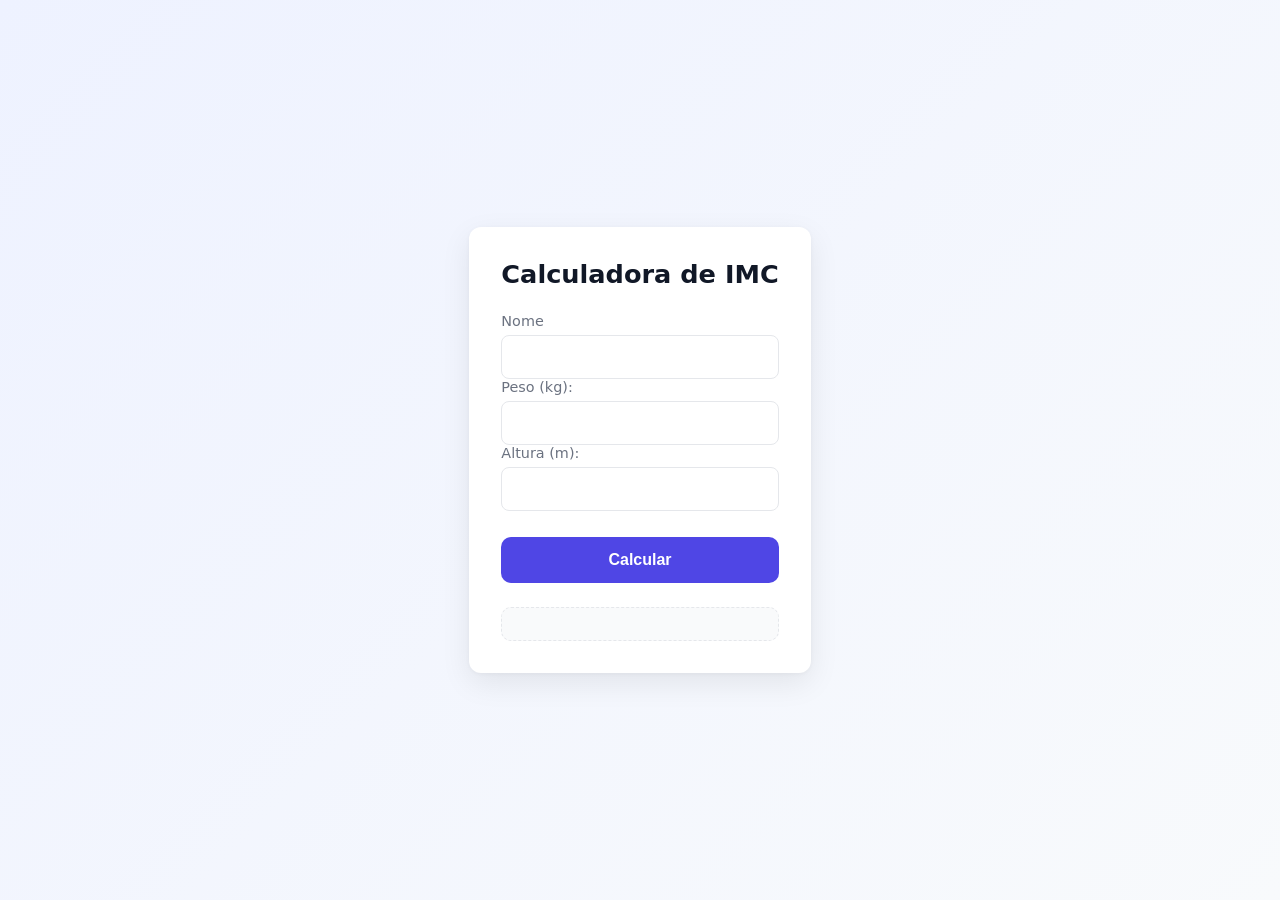
<file: 001 imc/index.html>
<!doctype html>
<html lang="pt-br">
  <head>
    <meta charset="UTF-8" />
    <meta name="viewport" content="width=device-width, initial-scale=1.0" />
    <link rel="stylesheet" href="style.css" />
    <title>IMC</title>
  </head>
  <body>
    <main>
      <div class="container">
        <div class="title">Calculadora de IMC</div>
        <div class="input-group">
          <div class="input">
            <label for="name">Nome</label>
            <input type="text" id="nome" />
          </div>
          <div class="input">
            <label for="weight">Peso (kg):</label>
            <input type="number" id="peso" />
          </div>
          <div class="input">
            <label for="height">Altura (m):</label>
            <input type="number" id="altura" />
          </div>
        </div>

        <button class="button" id="calcular">Calcular</button>

        <div class="result" id="result"></div>
      </div>
    </main>

    <script src="index.js"></script>
  </body>
</html>
</file>
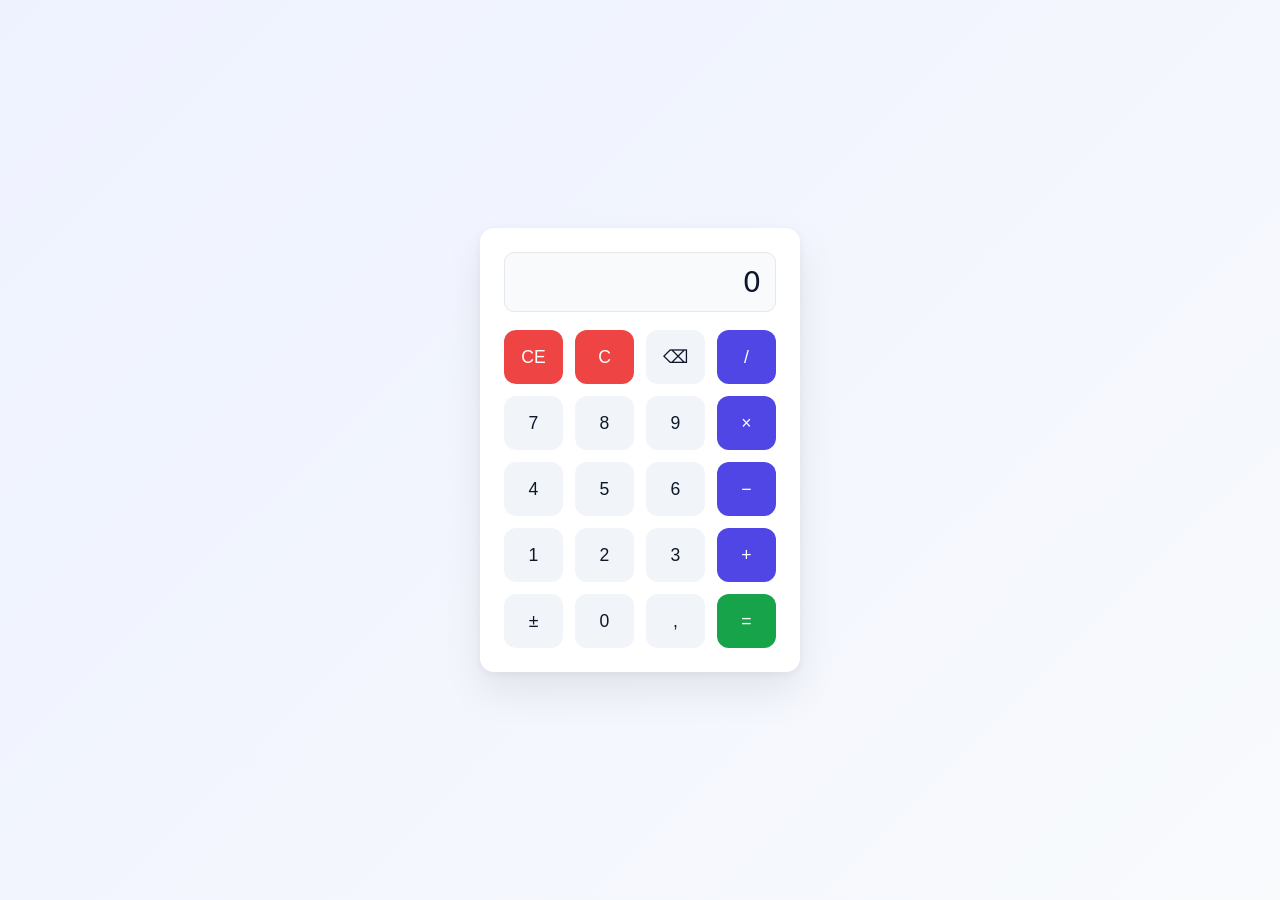
<file: 002 calculadora/index.html>
<!doctype html>
<html lang="pt-br">
  <head>
    <meta charset="UTF-8" />
    <meta name="viewport" content="width=device-width, initial-scale=1.0" />
    <link rel="stylesheet" href="style.css" />
    <title>Calculadora</title>
  </head>
  <body>
    <div class="calculator">
      <div class="display" id="display">0</div>

      <div class="buttons">
        <button class="clear" id="clearDisplay">CE</button>
        <button class="clear" id="clearCalc">C</button>
        <button id="backspace">⌫</button>
        <button class="operator" id="operatorDivision">/</button>

        <button id="key7">7</button>
        <button id="key8">8</button>
        <button id="key9">9</button>
        <button class="operator" id="operatorMultiplication">×</button>

        <button id="key4">4</button>
        <button id="key5">5</button>
        <button id="key6">6</button>
        <button class="operator" id="operatorSubtraction">−</button>

        <button id="key1">1</button>
        <button id="key2">2</button>
        <button id="key3">3</button>
        <button class="operator" id="operatorAddition">+</button>

        <button id="keyPlusMinus">±</button>
        <button id="key0">0</button>
        <button id="keyComma">,</button>
        <button class="equal" id="equalButton">=</button>
      </div>
    </div>

    <script src="index.js"></script>
  </body>
</html>
</file>
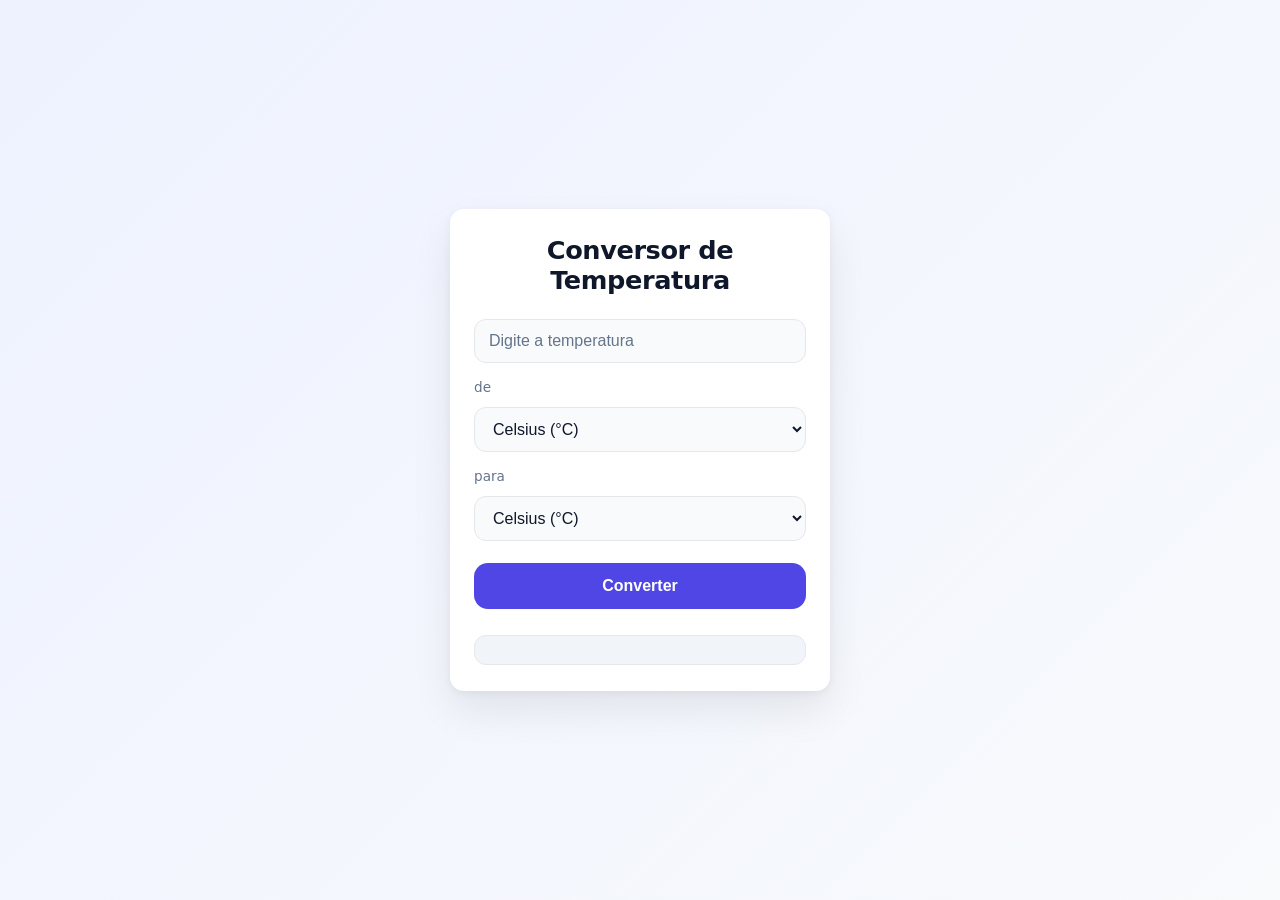
<file: 003 Conversor de Temperatura/index.html>
<!doctype html>
<html lang="pt-br">
  <head>
    <meta charset="UTF-8" />
    <meta name="viewport" content="width=device-width, initial-scale=1.0" />
    <link rel="stylesheet" href="style.css" />
    <title>Conversor de Temperatura</title>
  </head>
  <body>
    <div class="container">
      <div class="converter">
        <h1>Conversor de Temperatura</h1>

        <input
          type="number"
          id="inputTemp"
          placeholder="Digite a temperatura"
        />

        <span class="label">de</span>

        <select id="inputUnit">
          <option value="C">Celsius (°C)</option>
          <option value="F">Fahrenheit (°F)</option>
          <option value="K">Kelvin (K)</option>
        </select>

        <span class="label">para</span>

        <select id="outputUnit">
          <option value="C">Celsius (°C)</option>
          <option value="F">Fahrenheit (°F)</option>
          <option value="K">Kelvin (K)</option>
        </select>

        <button id="convertBtn">Converter</button>

        <div id="result"></div>
      </div>
    </div>

    <script src="index.js"></script>
  </body>
</html>
</file>
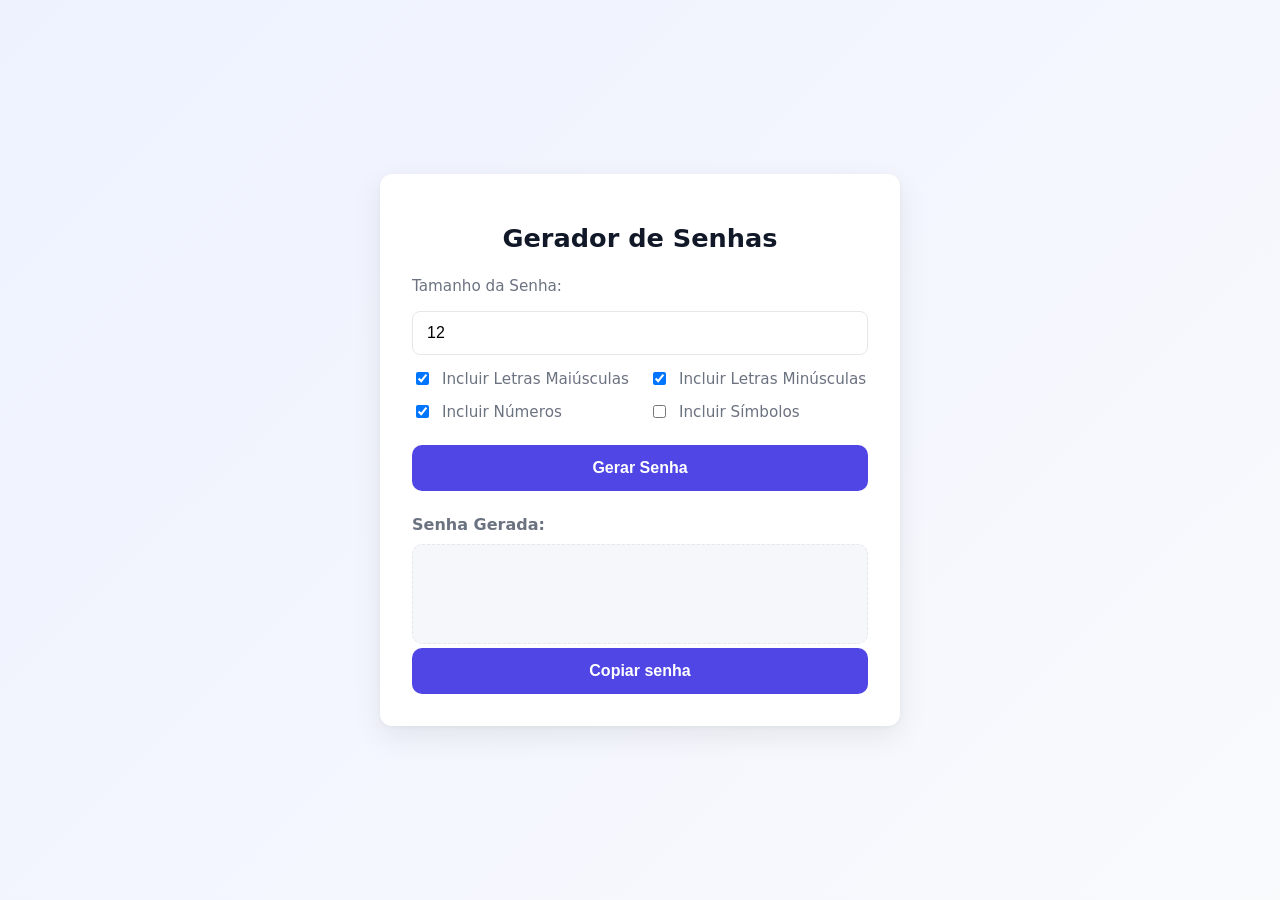
<file: 004 gerador de senhas/index.html>
<!doctype html>
<html lang="pt-br">
  <head>
    <meta charset="UTF-8" />
    <meta name="viewport" content="width=device-width, initial-scale=1.0" />
    <link rel="stylesheet" href="style.css" />
    <title>Gerador de Senhas</title>
  </head>
  <body>
    <div class="container">
      <h1>Gerador de Senhas</h1>
      <div class="options">
        <label>
          Tamanho da Senha:
          <input type="number" id="length" value="12" min="4" max="64" />
        </label>
        <label>
          <input type="checkbox" id="includeUppercase" checked />
          Incluir Letras Maiúsculas
        </label>
        <label>
          <input type="checkbox" id="includeLowercase" checked />
          Incluir Letras Minúsculas
        </label>
        <label>
          <input type="checkbox" id="includeNumbers" checked />
          Incluir Números
        </label>
        <label>
          <input type="checkbox" id="includeSymbols" />
          Incluir Símbolos
        </label>
      </div>
      <button id="generateBtn">Gerar Senha</button>
      <div class="result">
        <h2>Senha Gerada:</h2>
        <textarea id="passwordOutput" readonly></textarea>
      </div>
      <button id="copyBtn">Copiar senha</button>
    <script src="index.js"></script>
  </body>
</html>
</file>
<file: 001 imc/style.css>
:root {
  --bg: #f6f7fb;
  --card-bg: #ffffff;
  --primary: #4f46e5;
  --primary-hover: #4338ca;
  --text-main: #111827;
  --text-muted: #6b7280;
  --border: #e5e7eb;
  --radius: 12px;
}

* {
  box-sizing: border-box;
}

body {
  margin: 0;
  min-height: 100vh;
  font-family:
    "Inter",
    system-ui,
    -apple-system,
    BlinkMacSystemFont,
    sans-serif;
  background: linear-gradient(135deg, #eef2ff, #f8fafc);
  display: flex;
  align-items: center;
  justify-content: center;
  color: var(--text-main);
}

.container {
  width: 100%;
  max-width: 520px;
  background-color: var(--card-bg);
  padding: 32px;
  border-radius: var(--radius);
  box-shadow:
    0 10px 30px rgba(0, 0, 0, 0.08),
    0 1px 4px rgba(0, 0, 0, 0.04);
}

.title {
  text-align: center;
  margin-bottom: 24px;
  font-size: 1.6rem;
  font-weight: 600;
}

.input-group {
  margin-bottom: 18px;
}

.input-group label {
  display: block;
  margin-bottom: 6px;
  font-size: 0.9rem;
  font-weight: 500;
  color: var(--text-muted);
}

.input-group input {
  width: 100%;
  padding: 12px 14px;
  border-radius: 8px;
  border: 1px solid var(--border);
  font-size: 1rem;
  transition:
    border-color 0.2s ease,
    box-shadow 0.2s ease;
}

.input-group input:focus {
  outline: none;
  border-color: var(--primary);
  box-shadow: 0 0 0 3px rgba(79, 70, 229, 0.15);
}

.button {
  width: 100%;
  padding: 14px;
  margin-top: 8px;
  background-color: var(--primary);
  color: white;
  border: none;
  border-radius: 10px;
  font-size: 1rem;
  font-weight: 600;
  cursor: pointer;
  transition:
    background-color 0.2s ease,
    transform 0.1s ease,
    box-shadow 0.1s ease;
}

.button:hover {
  background-color: var(--primary-hover);
}

.button:active {
  transform: translateY(1px);
  box-shadow: 0 4px 10px rgba(0, 0, 0, 0.15) inset;
}

.result {
  margin-top: 24px;
  padding: 16px;
  background-color: #f9fafb;
  border: 1px dashed var(--border);
  border-radius: 10px;
  text-align: center;
  font-size: 1.05rem;
  color: var(--text-main);
}
</file>
<file: 002 calculadora/style.css>
:root {
  --bg: #f5f7fb;
  --card-bg: #ffffff;
  --primary: #4f46e5;
  --primary-hover: #4338ca;
  --button-bg: #f1f5f9;
  --button-hover: #e2e8f0;
  --text-main: #0f172a;
  --text-muted: #64748b;
  --radius: 14px;
}

* {
  box-sizing: border-box;
}

body {
  margin: 0;
  min-height: 100vh;
  font-family:
    system-ui,
    -apple-system,
    BlinkMacSystemFont,
    sans-serif;
  background: linear-gradient(135deg, #eef2ff, #f8fafc);
  display: flex;
  align-items: center;
  justify-content: center;
  color: var(--text-main);
}

.calculator {
  width: 320px;
  padding: 24px;
  background-color: var(--card-bg);
  border-radius: var(--radius);
  box-shadow:
    0 20px 40px rgba(0, 0, 0, 0.08),
    0 2px 8px rgba(0, 0, 0, 0.05);
}

.display {
  width: 100%;
  height: 60px;
  font-size: 1.8rem;
  font-weight: 500;
  text-align: right;
  padding: 12px 14px;
  border-radius: 10px;
  border: 1px solid #e5e7eb;
  background-color: #f9fafb;
  color: var(--text-main);
  margin-bottom: 18px;
}

.display:focus {
  outline: none;
  border-color: var(--primary);
  box-shadow: 0 0 0 3px rgba(79, 70, 229, 0.15);
}

.buttons {
  display: grid;
  grid-template-columns: repeat(4, 2fr);
  gap: 12px;
}

button {
  height: 54px;
  font-size: 1.1rem;
  font-weight: 500;
  border: none;
  border-radius: 12px;
  background-color: var(--button-bg);
  color: var(--text-main);
  cursor: pointer;
  transition:
    background-color 0.2s ease,
    transform 0.1s ease,
    box-shadow 0.1s ease;
}

button:hover {
  background-color: var(--button-hover);
}

button:active {
  transform: translateY(1px);
  box-shadow: inset 0 3px 6px rgba(0, 0, 0, 0.15);
}

button.operator {
  background-color: var(--primary);
  color: #fff;
}

button.operator:hover {
  background-color: var(--primary-hover);
}

button.equal {
  background-color: #16a34a;
  color: #fff;
}

button.equal:hover {
  background-color: #15803d;
}

button.clear {
  background-color: #ef4444;
  color: #fff;
}

button.clear:hover {
  background-color: #dc2626;
}
</file>
<file: 003 Conversor de Temperatura/style.css>
:root {
  --bg: #f5f7fb;
  --card-bg: #ffffff;
  --primary: #4f46e5;
  --primary-hover: #4338ca;
  --input-bg: #f9fafb;
  --input-border: #e5e7eb;
  --button-bg: #4f46e5;
  --button-hover: #4338ca;
  --result-bg: #f1f5f9;
  --text-main: #0f172a;
  --text-muted: #64748b;
  --radius: 14px;
}

* {
  box-sizing: border-box;
}

body {
  margin: 0;
  min-height: 100vh;
  font-family:
    system-ui,
    -apple-system,
    BlinkMacSystemFont,
    sans-serif;
  background: linear-gradient(135deg, #eef2ff, #f8fafc);
  display: flex;
  align-items: center;
  justify-content: center;
  color: var(--text-main);
}

.container {
  width: 100%;
  max-width: 380px;
  padding: 26px 24px;
  background-color: var(--card-bg);
  border-radius: var(--radius);
  box-shadow:
    0 20px 40px rgba(0, 0, 0, 0.08),
    0 2px 8px rgba(0, 0, 0, 0.05);
}

.converter {
  display: flex;
  flex-direction: column;
  gap: 12px;
}

.container h1 {
  margin: 0 0 12px;
  text-align: center;
  font-size: 1.6rem;
  font-weight: 600;
  letter-spacing: -0.4px;
}

.container input,
.container select {
  width: 100%;
  padding: 12px 14px;
  font-size: 1rem;
  border-radius: 12px;
  border: 1px solid var(--input-border);
  background-color: var(--input-bg);
  color: var(--text-main);
  outline: none;
  transition:
    border-color 0.2s ease,
    box-shadow 0.2s ease;
}

.container input::placeholder {
  color: var(--text-muted);
}

.container input:focus,
.container select:focus {
  border-color: var(--primary);
  box-shadow: 0 0 0 3px rgba(79, 70, 229, 0.15);
}

.label {
  font-size: 0.85rem;
  font-weight: 500;
  color: var(--text-muted);
  margin-top: 4px;
  text-align: left;
}

.container button {
  margin-top: 10px;
  padding: 14px;
  font-size: 1rem;
  font-weight: 600;
  border-radius: 14px;
  border: none;
  cursor: pointer;
  background-color: var(--button-bg);
  color: #ffffff;
  transition:
    background-color 0.2s ease,
    transform 0.1s ease,
    box-shadow 0.1s ease;
}

.container button:hover {
  background-color: var(--button-hover);
}

.container button:active {
  transform: translateY(1px);
  box-shadow: inset 0 3px 6px rgba(0, 0, 0, 0.15);
}

#result {
  margin-top: 14px;
  padding: 14px;
  border-radius: 12px;
  background-color: var(--result-bg);
  border: 1px solid var(--input-border);
  font-size: 1rem;
  font-weight: 500;
  color: var(--text-main);
  text-align: center;
}
</file>
<file: 004 gerador de senhas/style.css>
:root {
  --bg: #f6f7fb;
  --card-bg: #ffffff;
  --primary: #4f46e5;
  --primary-hover: #4338ca;
  --text-main: #111827;
  --text-muted: #6b7280;
  --border: #e5e7eb;
  --radius: 12px;
}

* {
  box-sizing: border-box;
}

body {
  margin: 0;
  min-height: 100vh;
  font-family:
    "Inter",
    system-ui,
    -apple-system,
    BlinkMacSystemFont,
    sans-serif;
  background: linear-gradient(135deg, #eef2ff, #f8fafc);
  display: flex;
  align-items: center;
  justify-content: center;
  color: var(--text-main);
}

.container {
  width: 100%;
  max-width: 520px;
  background-color: var(--card-bg);
  padding: 32px;
  border-radius: var(--radius);
  box-shadow:
    0 10px 30px rgba(0, 0, 0, 0.08),
    0 1px 4px rgba(0, 0, 0, 0.04);
}

h1 {
  text-align: center;
  margin-bottom: 24px;
  font-size: 1.6rem;
  font-weight: 600;
}

.options {
  display: grid;
  grid-template-columns: repeat(2, 1fr);
  gap: 14px 18px;
  margin-bottom: 24px;
}

.options label {
  display: flex;
  align-items: center;
  gap: 10px;
  font-size: 0.95rem;
  color: var(--text-muted);
}

.options label:first-child {
  grid-column: span 2;
  flex-direction: column;
  align-items: flex-start;
}

.options input[type="number"] {
  width: 100%;
  margin-top: 6px;
  padding: 12px 14px;
  border-radius: 8px;
  border: 1px solid var(--border);
  font-size: 1rem;
}

button {
  width: 100%;
  padding: 14px;
  background-color: var(--primary);
  color: #ffffff;
  border: none;
  border-radius: 10px;
  font-size: 1rem;
  font-weight: 600;
  cursor: pointer;
  transition:
    background-color 0.2s ease,
    transform 0.1s ease,
    box-shadow 0.1s ease;
}

button:hover {
  background-color: var(--primary-hover);
}

button:active {
  transform: translateY(1px);
  box-shadow: 0 4px 10px rgba(0, 0, 0, 0.15) inset;
}

.result {
  margin-top: 24px;
}

.result h2 {
  margin-bottom: 10px;
  font-size: 1rem;
  font-weight: 600;
  color: var(--text-muted);
}

textarea {
  width: 100%;
  min-height: 100px;
  padding: 14px;
  border-radius: 10px;
  border: 1px dashed var(--border);
  background-color: var(--bg);
  font-size: 1rem;
  resize: none;
  text-align: center;
  color: var(--text-main);
  outline: none;
  caret-color: transparent;
  box-sizing: border-box;
}

textarea:focus {
  outline: none;
  box-shadow: none;
}
</file>
